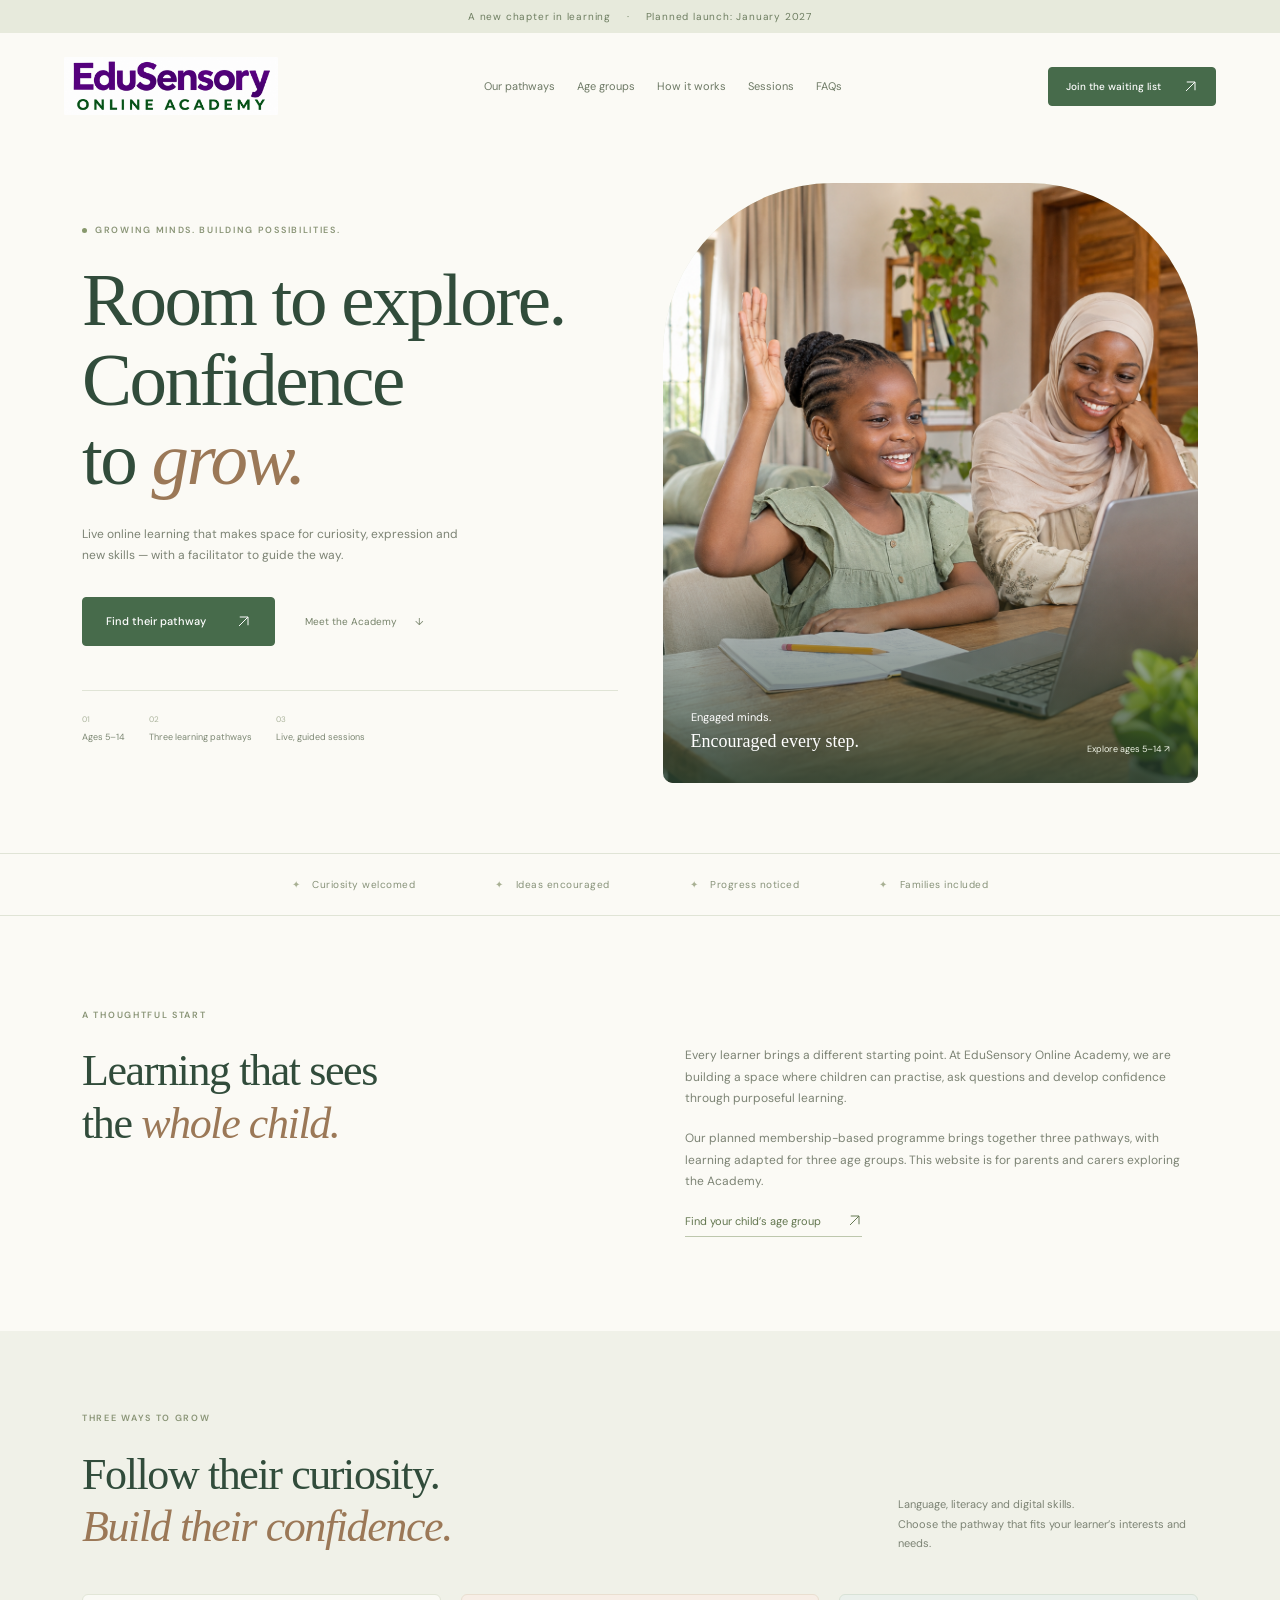
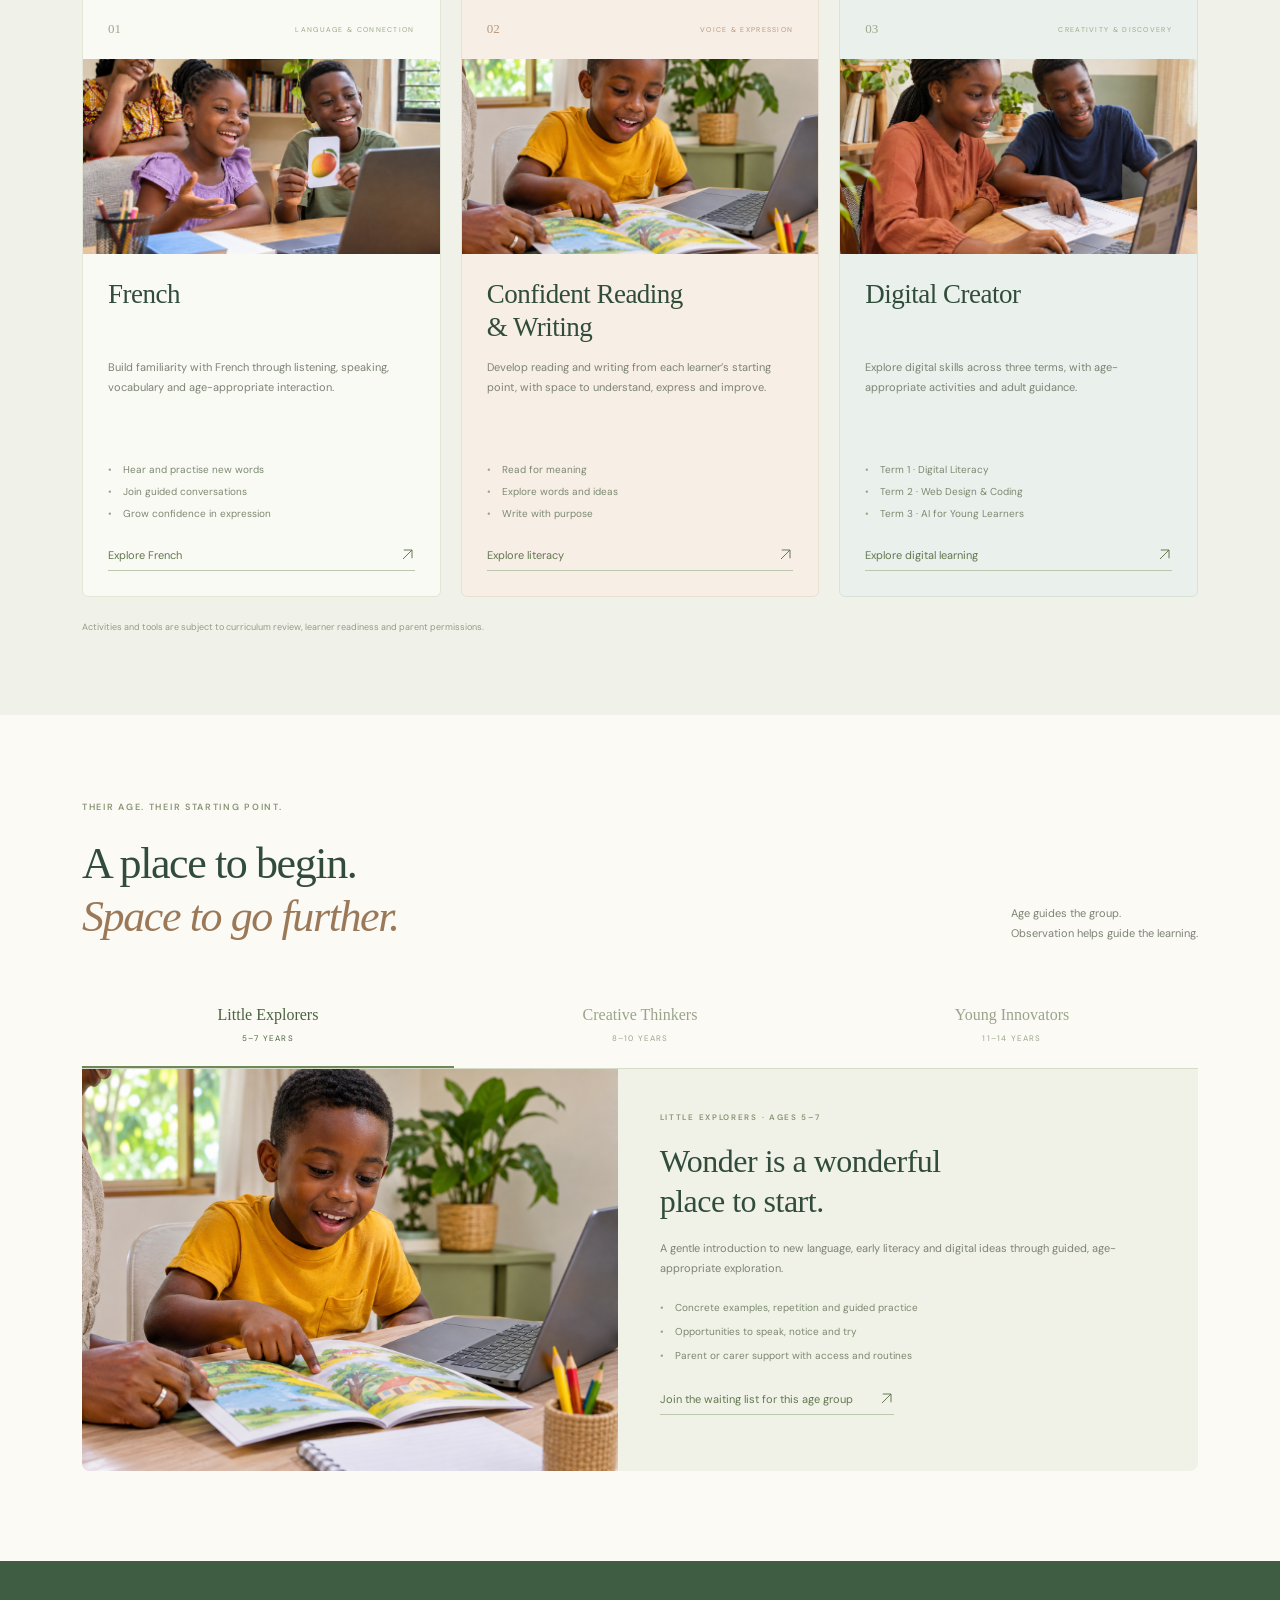
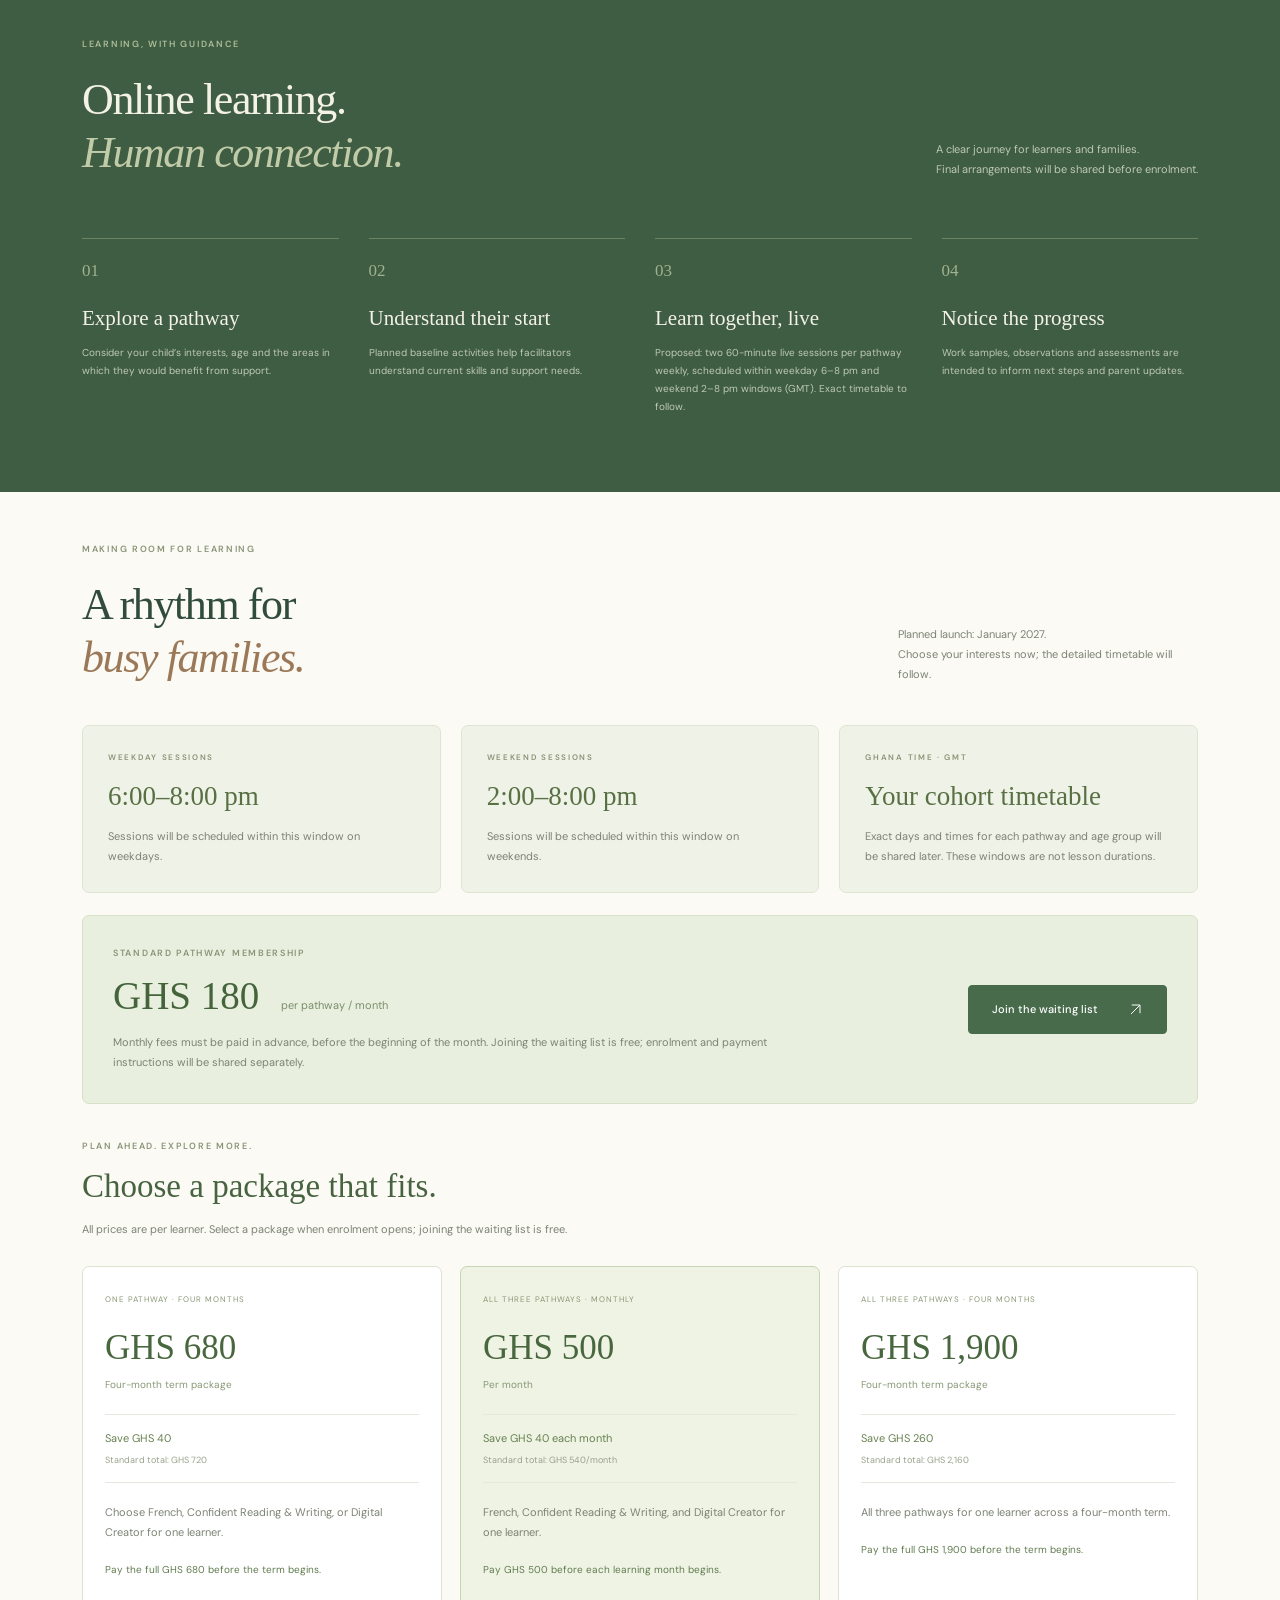
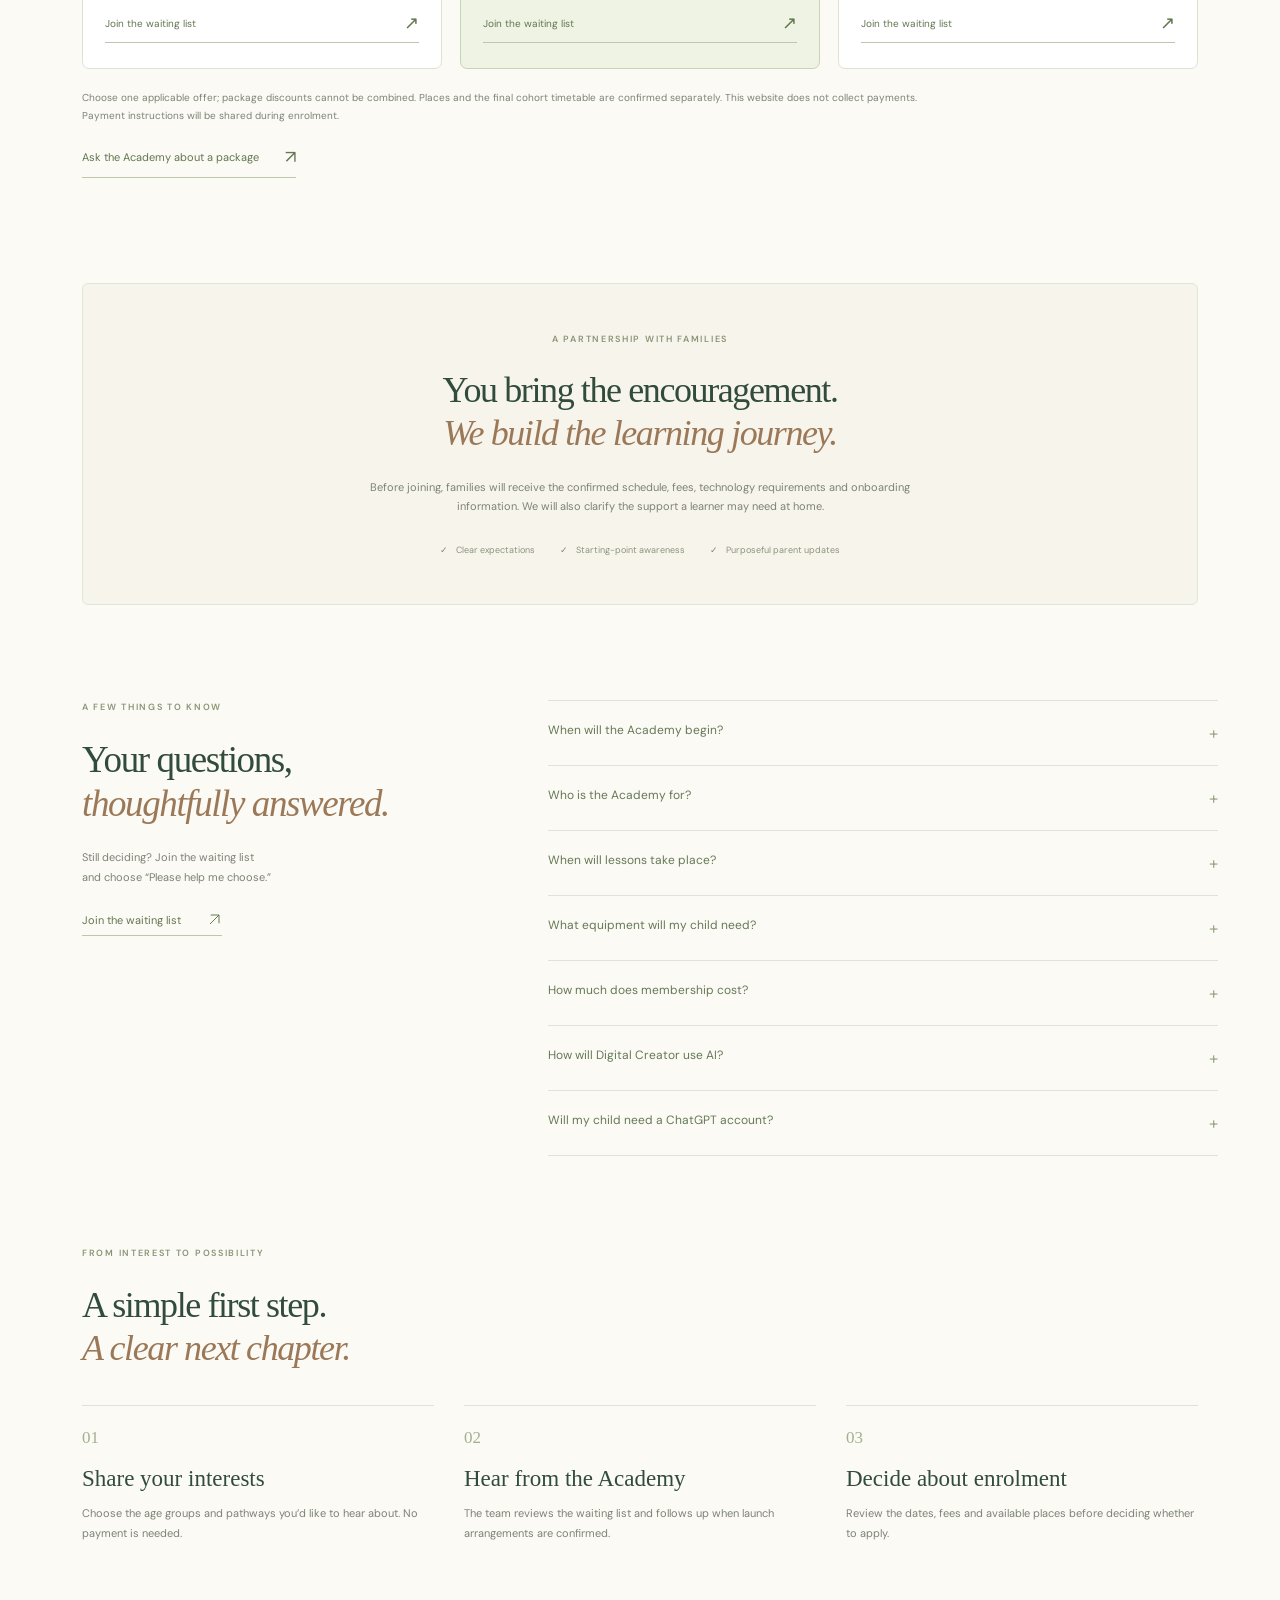
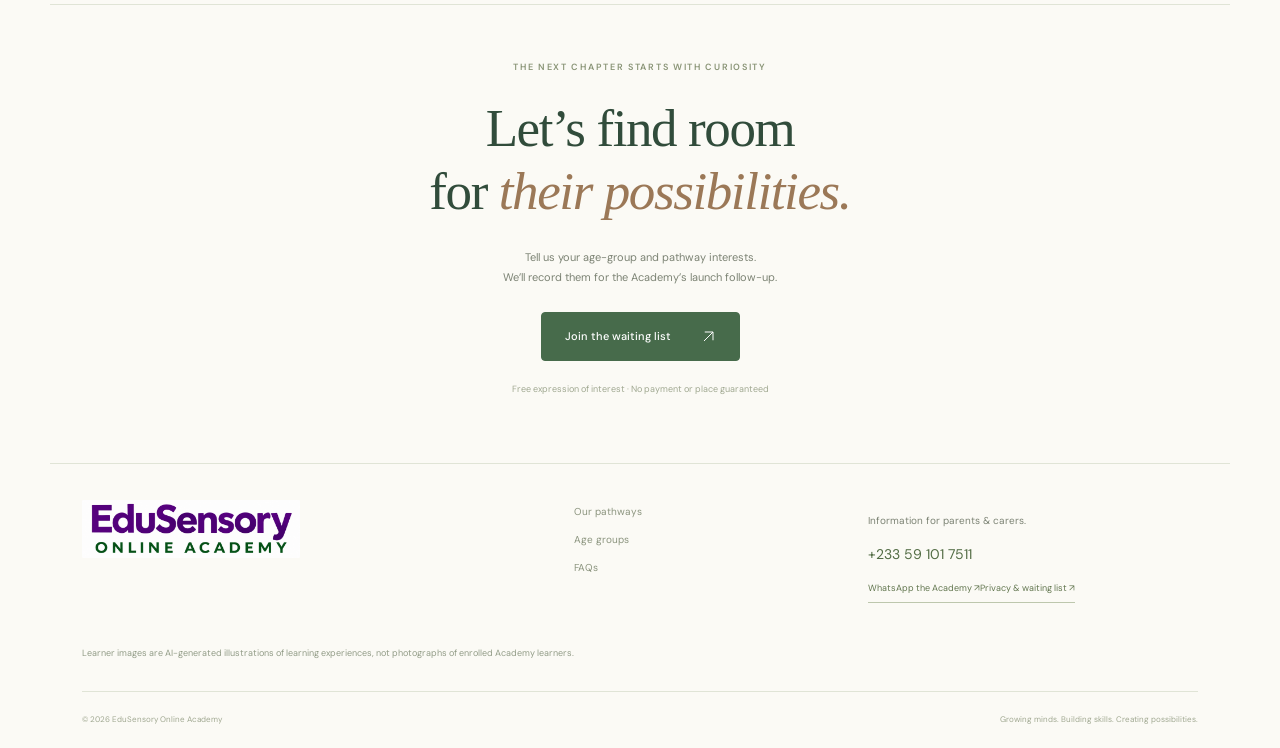
<file: index.html>
<!DOCTYPE html>

<html lang="en"><head><meta charset="utf-8"/><meta content="width=device-width, initial-scale=1" name="viewport"/>
<title>EduSensory Online Academy · Room to explore. Confidence to grow.</title>
<meta content="Live online learning for ages 5–14. Explore French, Reading &amp; Writing and Digital Creator. Join the parent waiting list for the planned January 2027 launch." name="description"/>
<meta content="#385a45" name="theme-color"/><link href="favicon.svg" rel="icon"/><link href="style.css" rel="stylesheet"/></head>
<body>
<a class="skip" data-cms="t001" href="#main">Skip to content</a>
<div class="topnote">A new chapter in learning <span>·</span> Planned launch: January 2027</div>
<header><a aria-label="EduSensory Online Academy home" class="brand" href="#home"><span class="wordmark-frame"><img alt="EduSensory Online Academy" height="1024" src="edusensory-online-academy-wordmark.png" width="1536"/></span></a><nav aria-label="Main navigation"><a data-cms="t002" href="#pathways">Our pathways</a><a data-cms="t003" href="#ages">Age groups</a><a data-cms="t004" href="#how">How it works</a><a data-cms="t005" href="#schedule">Sessions</a><a data-cms="t006" href="#questions">FAQs</a></nav><button class="button small enquiry">Join the waiting list <svg aria-hidden="true" fill="none" height="15" viewbox="0 0 20 20" width="15"><path d="M4 16L16 4M5 4H16V15" stroke="currentColor" stroke-width="1.3"></path></svg></button><button aria-expanded="false" aria-label="Open navigation" class="menubtn">☰</button></header>
<main id="main"><section class="hero wrap" id="home"><div class="herocopy"><div class="eyebrow"><span></span>GROWING MINDS. BUILDING POSSIBILITIES.</div><h1>Room to explore.<br/>Confidence<br/>to <em>grow.</em></h1><p data-cms="t007">Live online learning that makes space for curiosity, expression and new skills — with a facilitator to guide the way.</p><div class="heroactions"><a class="button" href="#pathways">Find their pathway <svg aria-hidden="true" fill="none" height="15" viewbox="0 0 20 20" width="15"><path d="M4 16L16 4M5 4H16V15" stroke="currentColor" stroke-width="1.3"></path></svg></a><a class="quiet" href="#how">Meet the Academy <span>↓</span></a></div><div class="herofacts"><span><i>01</i>Ages 5–14</span><span><i>02</i>Three learning pathways</span><span><i>03</i>Live, guided sessions</span></div></div><figure class="heroart photohero"><img alt="Illustrative image of a learner raising her hand during an online lesson, supported by her mother" fetchpriority="high" height="1402" src="images/family-learning.png" width="1122"/><figcaption><span>Engaged minds.<br/><b data-cms="t008">Encouraged every step.</b></span><a data-cms="t009" href="#ages">Explore ages 5–14 ↗</a></figcaption></figure></section>
<div class="valuestrip"><span data-cms="t010">Curiosity welcomed</span><span data-cms="t011">Ideas encouraged</span><span data-cms="t012">Progress noticed</span><span data-cms="t013">Families included</span></div>
<section class="intro wrap" id="about"><div class="eyebrow">A THOUGHTFUL START</div><div class="introlayout"><h2>Learning that sees<br/>the <em>whole child.</em></h2><div><p data-cms="t014">Every learner brings a different starting point. At EduSensory Online Academy, we are building a space where children can practise, ask questions and develop confidence through purposeful learning.</p><p data-cms="t015">Our planned membership-based programme brings together three pathways, with learning adapted for three age groups. This website is for parents and carers exploring the Academy.</p><a class="textlink" href="#ages">Find your child’s age group <svg aria-hidden="true" fill="none" height="15" viewbox="0 0 20 20" width="15"><path d="M4 16L16 4M5 4H16V15" stroke="currentColor" stroke-width="1.3"></path></svg></a></div></div></section>
<section class="pathsection" id="pathways"><div class="wrap"><div class="sectionhead"><div><div class="eyebrow">THREE WAYS TO GROW</div><h2>Follow their curiosity.<br/><em>Build their confidence.</em></h2></div><p>Language, literacy and digital skills.<br/>Choose the pathway that fits your learner’s interests and needs.</p></div><div class="pathgrid"><article class="pathcard french"><div class="pathnum">01 <span data-cms="t016">LANGUAGE &amp; CONNECTION</span></div><img alt="Illustrative image: Learners practising conversation with picture cards during an online activity" class="pathphoto" height="1086" loading="lazy" src="images/creative-thinkers.png" width="1448"/><h3 data-cms="t017">French</h3><p data-cms="t018">Build familiarity with French through listening, speaking, vocabulary and age-appropriate interaction.</p><ul><li data-cms="t019">Hear and practise new words</li><li data-cms="t020">Join guided conversations</li><li data-cms="t021">Grow confidence in expression</li></ul><button class="textlink pathdetail" data-path="French">Explore French <svg aria-hidden="true" fill="none" height="15" viewbox="0 0 20 20" width="15"><path d="M4 16L16 4M5 4H16V15" stroke="currentColor" stroke-width="1.3"></path></svg></button></article><article class="pathcard reading"><div class="pathnum">02 <span data-cms="t022">VOICE &amp; EXPRESSION</span></div><img alt="Illustrative image: A young learner reading a picture book with adult support" class="pathphoto" height="1086" loading="lazy" src="images/little-explorers.png" width="1448"/><h3>Confident Reading<br/>&amp; Writing</h3><p data-cms="t023">Develop reading and writing from each learner’s starting point, with space to understand, express and improve.</p><ul><li data-cms="t024">Read for meaning</li><li data-cms="t025">Explore words and ideas</li><li data-cms="t026">Write with purpose</li></ul><button class="textlink pathdetail" data-path="Confident Reading &amp; Writing">Explore literacy <svg aria-hidden="true" fill="none" height="15" viewbox="0 0 20 20" width="15"><path d="M4 16L16 4M5 4H16V15" stroke="currentColor" stroke-width="1.3"></path></svg></button></article><article class="pathcard digital"><div class="pathnum">03 <span data-cms="t027">CREATIVITY &amp; DISCOVERY</span></div><img alt="Illustrative image: Young learners collaborating on a digital design activity" class="pathphoto" height="1086" loading="lazy" src="images/young-innovators.png" width="1448"/><h3 data-cms="t028">Digital Creator</h3><p data-cms="t029">Explore digital skills across three terms, with age-appropriate activities and adult guidance.</p><ul><li data-cms="t030">Term 1 · Digital Literacy</li><li data-cms="t031">Term 2 · Web Design &amp; Coding</li><li data-cms="t032">Term 3 · AI for Young Learners</li></ul><button class="textlink pathdetail" data-path="Digital Creator">Explore digital learning <svg aria-hidden="true" fill="none" height="15" viewbox="0 0 20 20" width="15"><path d="M4 16L16 4M5 4H16V15" stroke="currentColor" stroke-width="1.3"></path></svg></button></article></div><p class="sectionnote" data-cms="t033">Activities and tools are subject to curriculum review, learner readiness and parent permissions.</p></div></section>
<section class="ages wrap" id="ages"><div class="sectionhead"><div><div class="eyebrow">THEIR AGE. THEIR STARTING POINT.</div><h2>A place to begin.<br/><em>Space to go further.</em></h2></div><p>Age guides the group.<br/>Observation helps guide the learning.</p></div><div aria-label="Age groups" class="agetabs" role="tablist"><button aria-controls="agepanel" aria-selected="true" data-age="0" id="age0" role="tab">Little Explorers <small data-cms="t034">5–7 YEARS</small></button><button aria-controls="agepanel" aria-selected="false" data-age="1" id="age1" role="tab" tabindex="-1">Creative Thinkers <small data-cms="t035">8–10 YEARS</small></button><button aria-controls="agepanel" aria-selected="false" data-age="2" id="age2" role="tab" tabindex="-1">Young Innovators <small data-cms="t036">11–14 YEARS</small></button></div><div aria-labelledby="age0" class="agepanel" id="agepanel" role="tabpanel"><div class="ageart agephoto"><img alt="Illustrative image of a young learner exploring a storybook during an online lesson" height="1086" id="agephoto" loading="lazy" src="images/little-explorers.png" width="1448"/></div><div class="agecopy"><div class="eyebrow" id="ageeyebrow">LITTLE EXPLORERS · AGES 5–7</div><h3 id="ageheading">Wonder is a wonderful<br/>place to start.</h3><p data-cms="t037" id="agedescription">A gentle introduction to new language, early literacy and digital ideas through guided, age-appropriate exploration.</p><ul id="agepoints"><li data-cms="t038">Concrete examples, repetition and guided practice</li><li data-cms="t039">Opportunities to speak, notice and try</li><li data-cms="t040">Parent or carer support with access and routines</li></ul><button class="textlink enquiry">Join the waiting list for this age group <svg aria-hidden="true" fill="none" height="15" viewbox="0 0 20 20" width="15"><path d="M4 16L16 4M5 4H16V15" stroke="currentColor" stroke-width="1.3"></path></svg></button></div></div></section>
<section class="how" id="how"><div class="wrap"><div class="eyebrow">LEARNING, WITH GUIDANCE</div><div class="sectionhead"><h2>Online learning.<br/><em>Human connection.</em></h2><p>A clear journey for learners and families.<br/>Final arrangements will be shared before enrolment.</p></div><div class="steps"><article><span>01</span><h3 data-cms="t041">Explore a pathway</h3><p data-cms="t042">Consider your child’s interests, age and the areas in which they would benefit from support.</p></article><article><span>02</span><h3 data-cms="t043">Understand their start</h3><p data-cms="t044">Planned baseline activities help facilitators understand current skills and support needs.</p></article><article><span>03</span><h3 data-cms="t045">Learn together, live</h3><p data-cms="t046">Proposed: two 60-minute live sessions per pathway weekly, scheduled within weekday 6–8 pm and weekend 2–8 pm windows (GMT). Exact timetable to follow.</p></article><article><span>04</span><h3 data-cms="t047">Notice the progress</h3><p data-cms="t048">Work samples, observations and assessments are intended to inform next steps and parent updates.</p></article></div></div></section>
<section class="launchinfo wrap" id="schedule"><div class="sectionhead"><div><div class="eyebrow">MAKING ROOM FOR LEARNING</div><h2>A rhythm for<br/><em>busy families.</em></h2></div><p>Planned launch: January 2027.<br/>Choose your interests now; the detailed timetable will follow.</p></div><div class="launchinfogrid"><article><div class="eyebrow">WEEKDAY SESSIONS</div><h3 data-cms="t049">6:00–8:00 pm</h3><p data-cms="t050">Sessions will be scheduled within this window on weekdays.</p></article><article><div class="eyebrow">WEEKEND SESSIONS</div><h3 data-cms="t051">2:00–8:00 pm</h3><p data-cms="t052">Sessions will be scheduled within this window on weekends.</p></article><article><div class="eyebrow">GHANA TIME · GMT</div><h3 data-cms="t053">Your cohort timetable</h3><p data-cms="t054">Exact days and times for each pathway and age group will be shared later. These windows are not lesson durations.</p></article></div><div class="monthlyprice"><div><div class="eyebrow">STANDARD PATHWAY MEMBERSHIP</div><h3>GHS 180 <span data-cms="t055">per pathway / month</span></h3><p data-cms="t056">Monthly fees must be paid in advance, before the beginning of the month. Joining the waiting list is free; enrolment and payment instructions will be shared separately.</p></div><button class="button enquiry">Join the waiting list <svg aria-hidden="true" fill="none" height="15" viewbox="0 0 20 20" width="15"><path d="M4 16L16 4M5 4H16V15" stroke="currentColor" stroke-width="1.3"></path></svg></button></div><section aria-labelledby="packages-heading" class="approvedpackages"><div class="eyebrow">PLAN AHEAD. EXPLORE MORE.</div><h3 data-cms="t057" id="packages-heading">Choose a package that fits.</h3><p class="packageintro" data-cms="t058">All prices are per learner. Select a package when enrolment opens; joining the waiting list is free.</p><div class="packagegrid"><article><div class="packagelabel">ONE PATHWAY · FOUR MONTHS</div><h4 data-cms="t059">GHS 680</h4><p class="packageterm" data-cms="t060">Four-month term package</p><div class="packagesaving">Save GHS 40 <span data-cms="t061">Standard total: GHS 720</span></div><p data-cms="t062">Choose French, Confident Reading &amp; Writing, or Digital Creator for one learner.</p><p class="packagepayment" data-cms="t063">Pay the full GHS 680 before the term begins.</p><button class="textlink enquiry">Join the waiting list <span aria-hidden="true">↗</span></button></article><article class="packagefeatured"><div class="packagelabel">ALL THREE PATHWAYS · MONTHLY</div><h4 data-cms="t064">GHS 500</h4><p class="packageterm" data-cms="t065">Per month</p><div class="packagesaving">Save GHS 40 each month <span data-cms="t066">Standard total: GHS 540/month</span></div><p data-cms="t067">French, Confident Reading &amp; Writing, and Digital Creator for one learner.</p><p class="packagepayment" data-cms="t068">Pay GHS 500 before each learning month begins.</p><button class="textlink enquiry">Join the waiting list <span aria-hidden="true">↗</span></button></article><article><div class="packagelabel">ALL THREE PATHWAYS · FOUR MONTHS</div><h4 data-cms="t069">GHS 1,900</h4><p class="packageterm" data-cms="t070">Four-month term package</p><div class="packagesaving">Save GHS 260 <span data-cms="t071">Standard total: GHS 2,160</span></div><p data-cms="t072">All three pathways for one learner across a four-month term.</p><p class="packagepayment" data-cms="t073">Pay the full GHS 1,900 before the term begins.</p><button class="textlink enquiry">Join the waiting list <span aria-hidden="true">↗</span></button></article></div><p class="packageterms" data-cms="t074">Choose one applicable offer; package discounts cannot be combined. Places and the final cohort timetable are confirmed separately. This website does not collect payments. Payment instructions will be shared during enrolment.</p><a class="textlink" href="https://wa.me/233591017511" rel="noopener noreferrer" target="_blank">Ask the Academy about a package <span aria-hidden="true">↗</span></a></section></section><section class="family wrap"><div class="familybox"><div class="eyebrow">A PARTNERSHIP WITH FAMILIES</div><h2>You bring the encouragement.<br/><em>We build the learning journey.</em></h2><p data-cms="t075">Before joining, families will receive the confirmed schedule, fees, technology requirements and onboarding information. We will also clarify the support a learner may need at home.</p><div class="familytags"><span data-cms="t076">Clear expectations</span><span data-cms="t077">Starting-point awareness</span><span data-cms="t078">Purposeful parent updates</span></div></div></section>
<section class="faq wrap" id="questions"><div><div class="eyebrow">A FEW THINGS TO KNOW</div><h2>Your questions,<br/><em>thoughtfully answered.</em></h2><p>Still deciding? Join the waiting list<br/>and choose “Please help me choose.”</p><button class="textlink enquiry">Join the waiting list <svg aria-hidden="true" fill="none" height="15" viewbox="0 0 20 20" width="15"><path d="M4 16L16 4M5 4H16V15" stroke="currentColor" stroke-width="1.3"></path></svg></button></div><div class="faqlist"><details><summary>When will the Academy begin?<span>+</span></summary><p data-cms="t079">January 2027 is the planned launch. Exact start dates, term dates and holidays are awaiting confirmation. December trial lessons and baseline activities are planned, subject to final arrangements.</p></details><details><summary>Who is the Academy for?<span>+</span></summary><p data-cms="t080">The planned programme serves learners aged 5–14 across Little Explorers (5–7), Creative Thinkers (8–10) and Young Innovators (11–14). Parents and carers join the waiting list and manage enrolment. Joining the list is an expression of interest, not a confirmed place.</p></details><details><summary>When will lessons take place?<span>+</span></summary><p data-cms="t081">Sessions will be scheduled within these Ghana time (GMT) windows: weekdays, 6:00–8:00 pm; weekends, 2:00–8:00 pm. These are scheduling windows, not the length of a single lesson. Exact pathway and age-group days and times will be shared later. The proposed format remains two 60-minute live sessions per pathway each week.</p></details><details><summary>What equipment will my child need?<span>+</span></summary><p data-cms="t082">Families will need a suitable device, internet connection and a supportive place to participate. Device, browser and software requirements depend on the pathway and age group and will be confirmed before enrolment. Please wait for guidance before buying equipment or creating tool accounts.</p></details><details><summary>How much does membership cost?<span>+</span></summary><p data-cms="t083">Each pathway costs GHS 180 per learner per month, payable before the month begins. Approved packages are GHS 680 for one pathway over a four-month term; GHS 500 per month for all three pathways; or GHS 1,900 for all three over a four-month term. Four-month packages are paid in full before the term begins. Offers are per learner and cannot be combined. Joining the waiting list is free and does not reserve a place. This site does not collect payments. For enquiries, contact +233 59 101 7511.</p></details><details><summary>How will Digital Creator use AI?<span>+</span></summary><p data-cms="t084">AI for Young Learners is the planned Term 3 focus. Activities, tools, account requirements and permissions are subject to academic and safeguarding review. Children will not be asked through this site to create AI accounts. Tool age rules and parent permissions must be checked before use.</p></details><details><summary>Will my child need a ChatGPT account?<span>+</span></summary><p data-cms="t085">This information website is for parents and carers. It does not provide a child login or teaching platform. Confirmed joining instructions for live lessons and any approved tools will be provided separately.</p></details></div></section>
<section class="interestprocess wrap" id="waiting-list-process"><div class="eyebrow">FROM INTEREST TO POSSIBILITY</div><h2>A simple first step.<br/><em>A clear next chapter.</em></h2><div class="intereststeps"><article><span>01</span><h3 data-cms="t086">Share your interests</h3><p data-cms="t087">Choose the age groups and pathways you’d like to hear about. No payment is needed.</p></article><article><span>02</span><h3 data-cms="t088">Hear from the Academy</h3><p data-cms="t089">The team reviews the waiting list and follows up when launch arrangements are confirmed.</p></article><article><span>03</span><h3 data-cms="t090">Decide about enrolment</h3><p data-cms="t091">Review the dates, fees and available places before deciding whether to apply.</p></article></div></section><section class="closing wrap" id="enquiry"><div class="eyebrow">THE NEXT CHAPTER STARTS WITH CURIOSITY</div><h2>Let’s find room<br/>for <em>their possibilities.</em></h2><p>Tell us your age-group and pathway interests.<br/>We’ll record them for the Academy’s launch follow-up.</p><button class="button enquiry">Join the waiting list <svg aria-hidden="true" fill="none" height="15" viewbox="0 0 20 20" width="15"><path d="M4 16L16 4M5 4H16V15" stroke="currentColor" stroke-width="1.3"></path></svg></button><small data-cms="t092">Free expression of interest · No payment or place guaranteed</small></section>
</main><footer class="wrap"><div><a class="brand" href="#home"><span class="wordmark-frame"><img alt="EduSensory Online Academy" height="1024" src="edusensory-online-academy-wordmark.png" width="1536"/></span></a></div><div><a data-cms="t093" href="#pathways">Our pathways</a><a data-cms="t094" href="#ages">Age groups</a><a data-cms="t095" href="#questions">FAQs</a></div><div><p data-cms="t096">Information for parents &amp; carers.</p><p><a class="officialcontact" data-cms="t097" href="tel:+233591017511">+233 59 101 7511</a></p><a class="textlink" data-cms="t098" href="https://wa.me/233591017511" rel="noopener noreferrer" target="_blank">WhatsApp the Academy ↗</a><button class="textlink" data-cms="t099" id="privacybtn">Privacy &amp; waiting list ↗</button></div><p class="imagery-note" data-cms="t100">Learner images are AI-generated illustrations of learning experiences, not photographs of enrolled Academy learners.</p><div class="copyright">© 2026 EduSensory Online Academy <span data-cms="t101">Growing minds. Building skills. Creating possibilities.</span></div></footer>
<dialog aria-labelledby="waitlist-heading" id="enquirydialog"><form method="dialog"><button aria-label="Close waiting list" class="dialogclose">×</button></form><div id="waitlist-entry"><div class="eyebrow">LET’S STAY CONNECTED</div><h2 id="waitlist-heading">A place on our<br/><em>waiting list.</em></h2><p data-cms="t102">Tell us a little about your interests. Joining is free and does not confirm enrolment, fees or a place.</p><form id="waitlist-form"><div class="waitfields"><label for="parent-name">Parent / carer name <span aria-hidden="true">*</span></label><input autocomplete="name" id="parent-name" maxlength="100" minlength="2" name="parentName" required=""/><label for="parent-email">Parent / carer email <span aria-hidden="true">*</span></label><input autocomplete="email" id="parent-email" maxlength="254" name="email" required="" type="email"/><div class="twofields"><div><label for="parent-phone">WhatsApp number <small data-cms="t103">(optional)</small></label><input autocomplete="tel" id="parent-phone" maxlength="30" name="phone" placeholder="Include country code, e.g. +233" type="tel"/></div><div><label for="parent-country">Country <small data-cms="t104">(optional)</small></label><input autocomplete="country-name" id="parent-country" maxlength="80" name="country"/></div></div><fieldset><legend>Age groups of interest <span aria-hidden="true">*</span></legend><small data-cms="t105">Select all that apply. Please do not enter a child’s name or date of birth.</small><label class="checkrow"><input name="ageGroups" type="checkbox" value="Little Explorers (5–7)"/>Little Explorers <span data-cms="t106">5–7</span></label><label class="checkrow"><input name="ageGroups" type="checkbox" value="Creative Thinkers (8–10)"/>Creative Thinkers <span data-cms="t107">8–10</span></label><label class="checkrow"><input name="ageGroups" type="checkbox" value="Young Innovators (11–14)"/>Young Innovators <span data-cms="t108">11–14</span></label></fieldset><fieldset><legend>Pathways of interest <span aria-hidden="true">*</span></legend><small data-cms="t109">Select one or more.</small><label class="checkrow"><input name="pathways" type="checkbox" value="French"/>French</label><label class="checkrow"><input name="pathways" type="checkbox" value="Confident Reading &amp; Writing"/>Confident Reading &amp; Writing</label><label class="checkrow"><input name="pathways" type="checkbox" value="Digital Creator"/>Digital Creator</label><label class="checkrow"><input name="pathways" type="checkbox" value="Please help me choose"/>Please help me choose</label></fieldset><label data-cms="t110" for="contact-method">Preferred contact method</label><select id="contact-method" name="contactMethod"><option>Email</option><option>WhatsApp</option></select><div aria-hidden="true" class="honeypot"><label data-cms="t111" for="website-field">Website</label><input autocomplete="off" id="website-field" name="website" tabindex="-1"/></div><div class="consentbox"><label class="checkrow consent"><input name="adult" required="" type="checkbox"/>I confirm I am a parent/carer aged 18 or over.</label><label class="checkrow consent"><input name="consent" required="" type="checkbox"/>I agree that EduSensory may store these details and contact me about my waiting-list interest, Academy launch and enrolment arrangements.</label><p>This is an interest list only. We do not ask for children’s names, dates of birth, health details or payment information. <button class="inlineprivacy" data-cms="t112" type="button">Read the waiting-list privacy notice</button>.</p></div></div><p class="formerror" id="waitlist-error" role="alert"></p><button class="button" data-cms="t113" disabled="" id="waitlist-submit" type="submit">Preparing form…</button><p class="waitlist-footnote">Your interest will be saved to the Academy’s private waiting list. No email or WhatsApp message is sent automatically. Questions? Contact <a data-cms="t114" href="tel:+233591017511">+233 59 101 7511</a>.</p></form></div><section aria-live="polite" hidden="" id="waitlist-success" tabindex="-1"><div aria-hidden="true" class="successmark">✓</div><div class="eyebrow">INTEREST RECORDED</div><h2>Thank you for<br/><em>growing with us.</em></h2><p data-cms="t115">Your waiting-list interest has been recorded. Joining the list does not reserve a place or enrol a learner.</p><ol class="nextsteps"><li><b data-cms="t116">We review your interests.</b><span data-cms="t117">The Academy team can match age groups and pathways to its launch planning.</span></li><li><b data-cms="t118">We follow up when details are ready.</b><span data-cms="t119">Confirmed dates, fees, availability and joining arrangements will be shared separately.</span></li><li><b data-cms="t120">You decide whether to apply.</b><span data-cms="t121">There is no payment or commitment at this stage.</span></li></ol><p class="waitlist-footnote" data-cms="t122">No automated email or WhatsApp message has been sent.</p><button class="button" data-cms="t123" id="waitlist-done">Back to exploring</button></section></dialog>
<dialog id="pathdialog"><form method="dialog"><button aria-label="Close pathway details" class="dialogclose">×</button></form><div class="eyebrow">EXPLORE THE PATHWAY</div><h2 id="pathtitle"></h2><p id="pathintro"></p><div aria-label="Digital Creator terms" class="termtabs" id="termcontrols" role="tablist"><button aria-selected="true" data-cms="t124" data-term="0" role="tab">Term 1</button><button aria-selected="false" data-cms="t125" data-term="1" role="tab">Term 2</button><button aria-selected="false" data-cms="t126" data-term="2" role="tab">Term 3</button></div><div class="pathfocus"><h3 id="focusheading"></h3><p id="focusdescription"></p></div><p class="sectionnote" data-cms="t127">These examples illustrate the intended direction. Final activities depend on curriculum approval and learner readiness.</p><button class="button" id="pathenquiry">Join the waiting list <svg aria-hidden="true" fill="none" height="15" viewbox="0 0 20 20" width="15"><path d="M4 16L16 4M5 4H16V15" stroke="currentColor" stroke-width="1.3"></path></svg></button></dialog>
<dialog aria-labelledby="privacy-heading" id="privacydialog"><form method="dialog"><button aria-label="Close privacy information" class="dialogclose">×</button></form><div class="eyebrow">YOUR INTEREST. YOUR INFORMATION.</div><h2 data-cms="t128" id="privacy-heading">Waiting-list privacy.</h2><p data-cms="t129">This site is for parents and carers aged 18+. EduSensory stores the parent/carer name, email, optional phone and country, age-group and pathway interests, preferred contact method and a record of consent submitted through the waiting-list form.</p><p data-cms="t130">The Academy team uses these details to manage the interest list and follow up about launch and enrolment arrangements. Joining is optional and does not create a learner account, confirm a place or authorise payment. Please do not submit children’s names, dates of birth or sensitive personal information.</p><p>Entries are visible only to the authorised Academy administrator. No email or WhatsApp message is sent automatically. For waiting-list questions, corrections or withdrawal, contact the Academy on <a data-cms="t131" href="tel:+233591017511">+233 59 101 7511</a> or <a data-cms="t132" href="https://wa.me/233591017511" rel="noopener noreferrer" target="_blank">WhatsApp</a>. The waiting-list retention period is awaiting approval before this review site opens publicly.</p><p data-cms="t133">The site uses technical checks to limit automated submissions. A short-lived hashed network identifier may be used for abuse prevention; raw network addresses are not stored in the waiting list. The hosting provider may process technical access information under its own terms. No advertising trackers have been added by EduSensory.</p></dialog>
<script src="app.js"></script><script src="cms.js"></script></body></html>
</file>
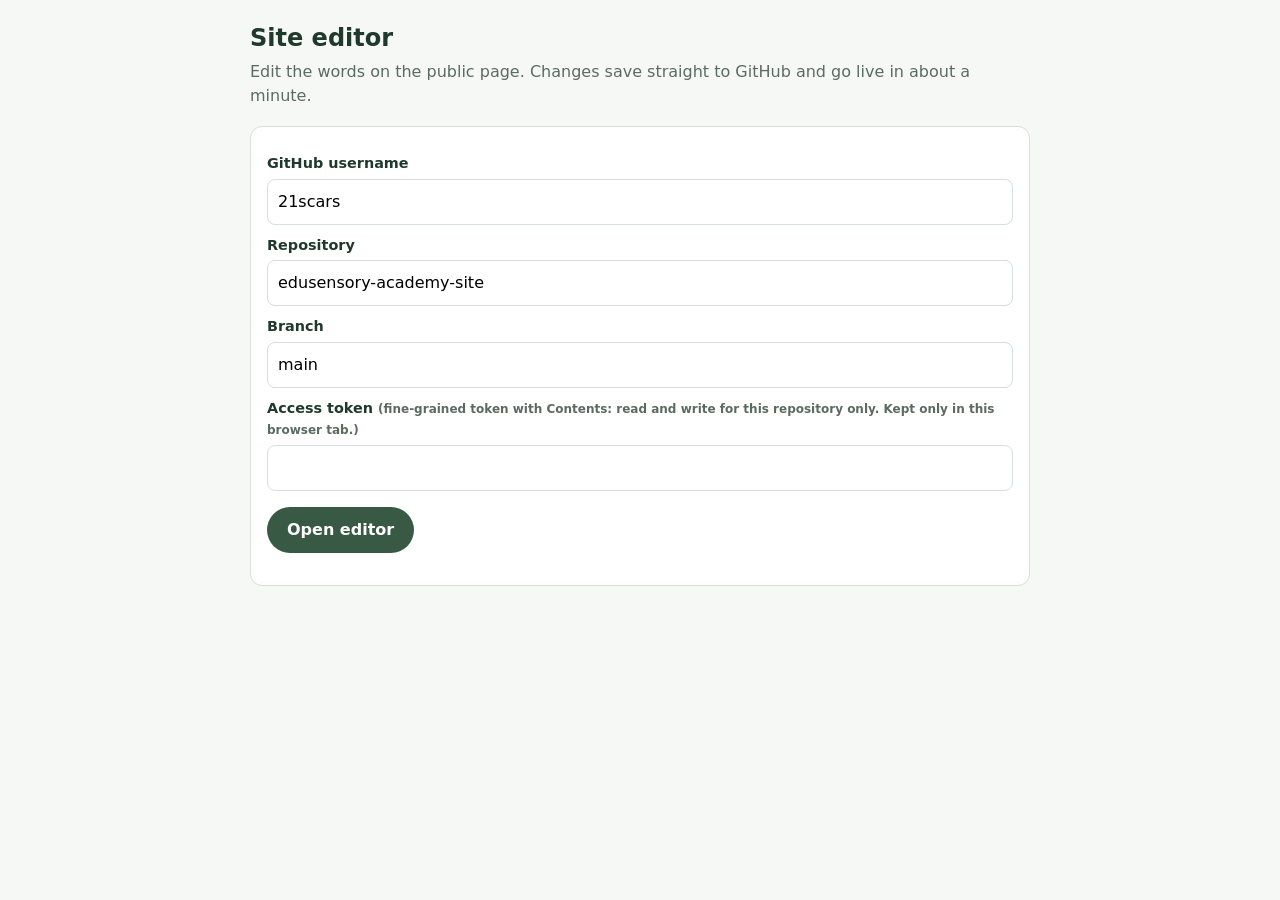
<file: admin/index.html>
<!DOCTYPE html>
<html lang="en"><head><meta charset="utf-8"><meta name="viewport" content="width=device-width, initial-scale=1">
<meta name="robots" content="noindex,nofollow"><title>Site editor · EduSensory Online Academy</title>
<style>
:root{--ink:#1f3a2c;--green:#385a45;--line:#d6dfd8;--bg:#f6f8f5}
*{box-sizing:border-box}body{margin:0;font:16px/1.5 system-ui,sans-serif;background:var(--bg);color:var(--ink)}
.w{max-width:820px;margin:0 auto;padding:20px}
h1{font-size:1.5rem;margin:0 0 4px}.sub{color:#5b6b61;margin:0 0 18px}
.card{background:#fff;border:1px solid var(--line);border-radius:12px;padding:16px;margin-bottom:14px}
label{display:block;font-weight:600;font-size:.9rem;margin:10px 0 4px}
input,textarea{width:100%;padding:10px;border:1px solid var(--line);border-radius:8px;font:inherit}
textarea{min-height:44px;resize:vertical}
button{background:var(--green);color:#fff;border:0;border-radius:999px;padding:11px 20px;font:inherit;font-weight:700;cursor:pointer}
button.sec{background:#fff;color:var(--ink);border:1px solid var(--ink)}
.bar{position:sticky;top:0;background:var(--bg);padding:10px 0;display:flex;gap:10px;flex-wrap:wrap;align-items:center;z-index:2}
.bar input{flex:1;min-width:160px}
.sec-t{font-size:.8rem;text-transform:uppercase;letter-spacing:.08em;color:var(--green);margin:22px 0 6px;font-weight:800}
.chg textarea{border-color:#e0a800;background:#fffbea}
#msg{font-weight:600}.err{color:#b3261e}.ok{color:#1a7f37}small{color:#5b6b61}
</style></head><body><div class="w">
<h1>Site editor</h1><p class="sub">Edit the words on the public page. Changes save straight to GitHub and go live in about a minute.</p>
<div id="login" class="card">
<label>GitHub username</label><input id="owner" value="21scars">
<label>Repository</label><input id="repo" value="edusensory-academy-site">
<label>Branch</label><input id="branch" value="main">
<label>Access token <small>(fine-grained token with Contents: read and write for this repository only. Kept only in this browser tab.)</small></label>
<input id="token" type="password" autocomplete="off">
<p><button id="go">Open editor</button></p><p id="msg"></p></div>
<div id="ed" hidden>
<div class="bar"><input id="q" placeholder="Search text…"><button id="save">Save changes</button><button class="sec" id="out">Sign out</button></div>
<p id="msg2"></p><div id="list"></div></div>
</div>
<script>
var $=function(i){return document.getElementById(i)},cfg={},data=null,sha=null,orig={};
function b64d(s){return decodeURIComponent(escape(atob(s.replace(/\n/g,''))))}
function b64e(s){return btoa(unescape(encodeURIComponent(s)))}
function api(p,o){o=o||{};o.headers=Object.assign({Authorization:'Bearer '+cfg.token,Accept:'application/vnd.github+json'},o.headers||{});
 return fetch('https://api.github.com/repos/'+cfg.owner+'/'+cfg.repo+'/contents/'+p,o)}
function say(id,t,c){var e=$(id);e.textContent=t;e.className=c||''}
async function load(){
 var r=await api('content.json?ref='+encodeURIComponent(cfg.branch));
 if(!r.ok)throw new Error(r.status==401||r.status==403?'Token not accepted for this repository.':r.status==404?'content.json not found. Check the repository and branch.':'GitHub error '+r.status);
 var j=await r.json();sha=j.sha;data=JSON.parse(b64d(j.content));orig={};
 data.fields.forEach(function(f){orig[f.key]=f.value});render()}
function render(){
 var l=$('list');l.innerHTML='';var last='';
 data.fields.forEach(function(f){
  if(f.section!==last){last=f.section;var h=document.createElement('div');h.className='sec-t';h.textContent=f.section;l.appendChild(h)}
  var d=document.createElement('div');d.className='card';d.dataset.k=f.key;d.dataset.s=f.value.toLowerCase();
  var t=document.createElement('textarea');t.value=f.value;t.rows=f.value.length>90?3:1;
  t.oninput=function(){f.value=t.value;d.classList.toggle('chg',f.value!==orig[f.key]);d.dataset.s=f.value.toLowerCase()};
  d.appendChild(t);l.appendChild(d)})}
$('q').oninput=function(){var q=this.value.toLowerCase();document.querySelectorAll('#list .card').forEach(function(c){c.hidden=q&&c.dataset.s.indexOf(q)<0})};
$('go').onclick=async function(){
 cfg={owner:$('owner').value.trim(),repo:$('repo').value.trim(),branch:$('branch').value.trim(),token:$('token').value.trim()};
 if(!cfg.token){say('msg','Paste your access token first.','err');return}
 say('msg','Opening…');
 try{await load();sessionStorage.setItem('cms',JSON.stringify(cfg));$('login').hidden=true;$('ed').hidden=false}catch(e){say('msg',e.message,'err')}};
$('save').onclick=async function(){
 var n=data.fields.filter(function(f){return f.value!==orig[f.key]}).length;
 if(!n){say('msg2','No changes to save.');return}
 say('msg2','Saving…');
 var r=await api('content.json',{method:'PUT',body:JSON.stringify({message:'Update site text ('+n+' changes)',branch:cfg.branch,sha:sha,content:b64e(JSON.stringify(data,null,1))})});
 if(r.ok){var j=await r.json();sha=j.content.sha;data.fields.forEach(function(f){orig[f.key]=f.value});document.querySelectorAll('.chg').forEach(function(c){c.classList.remove('chg')});say('msg2','Saved. The live site updates in about a minute.','ok')}
 else say('msg2',r.status==409?'Someone else changed the file. Reload and try again.':'Save failed ('+r.status+').','err')};
$('out').onclick=function(){sessionStorage.removeItem('cms');location.reload()};
(function(){var s=sessionStorage.getItem('cms');if(s){cfg=JSON.parse(s);load().then(function(){$('login').hidden=true;$('ed').hidden=false}).catch(function(){})}})();
</script></body></html>
</file>
<file: style.css>
@import url('https://fonts.googleapis.com/css2?family=DM+Sans:wght@400;500;600;700&display=swap');
:root{--ink:#314c3b;--green:#476b4b;--sage:#dfe6d2;--paper:#fbfaf5;--muted:#7c8374;--line:#e0e4d6;--clay:#ae785d}*{box-sizing:border-box}html{scroll-behavior:smooth;scroll-padding-top:105px}body{margin:0;background:var(--paper);color:var(--ink);font:14px 'DM Sans',Calibri,Arial,sans-serif}button,input,textarea,select{font:inherit}button,a{-webkit-tap-highlight-color:transparent}a{color:inherit;text-decoration:none}button{cursor:pointer;color:inherit}button:focus-visible,a:focus-visible,summary:focus-visible,input:focus-visible,textarea:focus-visible,select:focus-visible{outline:3px solid #b18b62;outline-offset:5px}.skip{position:absolute;top:-100px;background:white;padding:15px;z-index:50}.skip:focus{top:0}h1,h2,h3,p{margin:0}p{line-height:1.8;color:var(--muted)}h1,h2{font-family:Georgia,serif;font-weight:400;letter-spacing:-1.4px}h1 em,h2 em{font-weight:400;color:#9b7857}h2{font-size:44px;line-height:1.2}h3{font-weight:500}ul{padding:0;list-style:none}li{line-height:1.7}li:before{content:'•';color:#99a383;margin-right:11px}.wrap{max-width:1180px;margin:0 auto;padding-left:32px;padding-right:32px}.topnote{text-align:center;background:#e7eadc;padding:10px;color:#6d7d60;font-size:10px;letter-spacing:.8px}.topnote span{margin:0 12px}header{max-width:1380px;margin:auto;padding:24px 64px;display:flex;align-items:center;justify-content:space-between;gap:25px}.brand{display:flex;align-items:center;gap:10px;font-family:Georgia,serif;font-size:24px;letter-spacing:-.5px;font-weight:600}.brand svg{width:35px;height:40px}.brand small{display:block;font-family:'DM Sans',sans-serif;font-size:8px;letter-spacing:2.7px;margin-top:5px;font-weight:500}nav{display:flex;gap:30px;font-size:11px;color:#6d7965}nav a:hover{color:var(--ink)}.button{background:var(--green);color:#fff;padding:16px 23px;border:1px solid var(--green);border-radius:4px;display:inline-flex;align-items:center;gap:30px;font-size:11px;font-weight:500;transition:background .2s}.button:hover{background:#35533b}.button span{font-size:18px}.button.small{padding:11px 17px;font-size:10px;gap:22px}.menubtn{display:none;background:none;border:0;font-size:22px}.hero{display:grid;grid-template-columns:1fr 1fr;gap:45px;padding-top:44px;padding-bottom:70px;align-items:center}.eyebrow{font-size:9px;letter-spacing:1.7px;line-height:1.7;color:#899476;font-weight:600;margin-bottom:22px}.herocopy>.eyebrow{display:flex;align-items:center;gap:8px}.eyebrow>span{width:5px;height:5px;border-radius:100%;background:#87986c}h1{font-size:75px;line-height:1.06;letter-spacing:-2.5px}.herocopy>p{max-width:380px;margin-top:25px;font-size:12px}.heroactions{display:flex;gap:30px;align-items:center;margin-top:30px}.quiet{font-size:10px;display:inline-flex;gap:18px;color:#758269}.herofacts{margin-top:44px;padding-top:23px;border-top:1px solid var(--line);display:flex;gap:24px;font-size:9px;color:#7c8773}.herofacts span{display:flex;flex-direction:column;gap:7px}.herofacts i{font-style:normal;font-size:8px;color:#adb59e}.heroart{background:#edf0e3;position:relative;border-radius:210px 210px 9px 9px;height:570px;overflow:hidden}.garden{position:absolute;inset:0;width:100%;height:100%;padding-top:20px}.artlabel{position:absolute;top:37px;left:0;right:0;text-align:center;font-size:8px;letter-spacing:2px;line-height:1.9;color:#879677;z-index:1}.artbottom{position:absolute;bottom:24px;left:25px;right:25px;display:flex;align-items:center;justify-content:space-between;font-size:10px;line-height:1.8;color:#8a977c}.artbottom b{font-weight:400;color:#607452}.roundseal{font-size:7px;letter-spacing:1px;border:1px solid #c5cfb5;border-radius:50%;width:64px;height:64px;display:grid;align-content:center;text-align:center;transform:rotate(12deg)}.valuestrip{display:flex;justify-content:center;gap:80px;padding:24px 20px;border-top:1px solid var(--line);border-bottom:1px solid var(--line);color:#879279;font-size:10px;letter-spacing:.5px}.valuestrip span:before{content:'✦';font-size:10px;margin-right:12px;color:#a8b093}.intro{padding-top:92px;padding-bottom:94px}.introlayout{display:grid;grid-template-columns:1fr 1fr;gap:90px}.introlayout p{font-size:12px;margin-bottom:18px}.textlink{display:inline-flex;justify-content:space-between;align-items:center;gap:26px;padding:0 0 8px;border:0;border-bottom:1px solid #bdc7ad;background:none;color:#62764f;font-size:11px}.textlink span{font-size:18px}.pathsection{background:#f0f1e8;padding:80px 0}.sectionhead{display:flex;justify-content:space-between;align-items:flex-end;gap:45px;margin-bottom:40px}.sectionhead>p{max-width:300px;font-size:11px}.pathgrid{display:grid;grid-template-columns:repeat(3,1fr);gap:20px}.pathcard{padding:26px 25px 25px;border-radius:6px;display:flex;flex-direction:column;background:#fafaf5;border:1px solid #e2e6d7}.pathnum{display:flex;justify-content:space-between;align-items:center;font-size:13px;color:#9ba98a;font-family:Georgia,serif}.pathnum span{font-family:'DM Sans',sans-serif;font-size:7px;letter-spacing:1.3px}.pathsymbol{font-family:Georgia,serif;font-size:42px;padding:38px 0 34px;color:#a8b68f}.pathsymbol span{color:#c0a076;font-style:italic}.reading{background:#f7eee6;border-color:#e9dfd0}.reading .pathsymbol{color:#b99477}.reading .pathnum{color:#b69a80}.digital{background:#eaf0eb;border-color:#d8e2d6}.digital .pathsymbol{color:#8a9c87}.codeicon{letter-spacing:6px}.bookicon{letter-spacing:-3px}.pathcard h3{font-family:Georgia,serif;font-size:27px;font-weight:400;line-height:1.2;min-height:65px;margin-bottom:15px;letter-spacing:-.5px}.pathcard>p{font-size:11px;min-height:83px}.pathcard ul{font-size:10px;color:#7c8970;line-height:1.8;margin:15px 0 25px}.pathcard li{margin-top:5px}.pathcard .textlink{width:100%;margin-top:auto}.sectionnote{font-size:9px;margin-top:22px;color:#939b86}.ages{padding-top:85px;padding-bottom:90px}.agetabs{display:grid;grid-template-columns:repeat(3,1fr);border-bottom:1px solid #d5ddc8}.agetabs button{border:0;border-bottom:2px solid transparent;background:none;padding:23px 15px;font-size:16px;font-family:Georgia,serif;color:#9aa48b}.agetabs button[aria-selected=true]{color:#49633e;border-bottom-color:#708859}.agetabs small{font-family:'DM Sans',sans-serif;font-size:8px;letter-spacing:1.2px;display:block;margin-top:9px}.agepanel{background:#f0f2e8;display:grid;grid-template-columns:45% 55%;border-radius:0 0 8px 8px;overflow:hidden}.agecopy{padding:48px 45px 45px 20px}.agecopy .eyebrow{font-size:8px;margin-bottom:16px}.agecopy h3{font-family:Georgia,serif;font-weight:400;font-size:32px;letter-spacing:-.5px;line-height:1.25}.agecopy p{font-size:11px;margin-top:18px}.agecopy ul{font-size:10px;color:#7a876e;margin-top:20px;margin-bottom:25px}.agecopy li{margin-top:7px}.ageart{position:relative;display:flex;align-items:center;justify-content:center;padding:40px;min-height:330px}.agecircle{border-radius:50% 50% 15px 15px;background:#dde4cc;height:230px;width:245px;display:grid;place-items:center;border:1px solid #d1dabd;position:relative}.agecircle>span{font-family:Georgia,serif;font-style:italic;font-size:53px;color:#9fae84;transform:rotate(-10deg);letter-spacing:4px}.mini-leaf{position:absolute;width:60px;height:32px;background:#b4c29b;border-radius:0 90% 0 90%;top:15px;right:-10px;transform:rotate(20deg)}.agesticker{position:absolute;bottom:60px;background:#fcfaf3;box-shadow:0 7px 25px #43552b0a;padding:14px 22px;font-family:Georgia,serif;font-size:14px;transform:rotate(-5deg);color:#889874}.how{background:#3e5d43;padding:76px 0;color:#f4f1e5}.how .eyebrow{color:#aebc98}.how h2 em{color:#c1cba8}.how p{color:#c0c9b3}.steps{display:grid;grid-template-columns:repeat(4,1fr);gap:30px;margin-top:58px}.steps article{border-top:1px solid #6b8264;padding-top:22px}.steps article>span{font-family:Georgia,serif;font-size:17px;color:#a2b28f}.steps h3{font-family:Georgia,serif;font-size:21px;font-weight:400;margin:25px 0 13px}.steps p{font-size:10px}.family{padding-top:80px;padding-bottom:30px}.familybox{text-align:center;border:1px solid #e3e5d6;padding:48px 25px;background:#f7f4ec;border-radius:6px}.familybox h2{font-size:36px}.familybox p{max-width:600px;margin:22px auto 0;font-size:11px}.familytags{display:flex;justify-content:center;gap:25px;margin-top:27px;color:#8a947d;font-size:9px}.familytags span:before{content:'✓';margin-right:8px;color:#7b9167}.faq{padding-top:65px;padding-bottom:80px;display:grid;grid-template-columns:40% 60%;gap:20px}.faq h2{font-size:37px}.faq>div>p{font-size:11px;margin:22px 0}.faqlist details{border-bottom:1px solid var(--line);padding:21px 0}.faqlist details:first-child{border-top:1px solid var(--line)}summary{cursor:pointer;list-style:none;display:flex;justify-content:space-between;gap:25px;font-size:12px;color:#657957}summary::-webkit-details-marker{display:none}summary>span{color:#9aa886;font-size:17px}details[open] summary>span{transform:rotate(45deg)}.faqlist p{font-size:11px;padding:15px 30px 0 0}.closing{padding-top:55px;padding-bottom:68px;text-align:center;border-top:1px solid var(--line)}.closing h2{font-size:53px}.closing>p{font-size:11px;margin:24px auto}.closing>small{display:block;font-size:9px;color:#a0a891;margin-top:22px}footer{border-top:1px solid var(--line);padding-top:36px;padding-bottom:24px;display:grid;grid-template-columns:1.4fr .8fr 1fr;gap:30px}footer .brand{font-size:21px}footer .brand small{font-size:7px}footer p{font-size:10px;margin-top:12px}footer>div:nth-child(2){display:flex;flex-direction:column;gap:15px;padding-top:5px;font-size:10px;color:#8b947e}footer .textlink{font-size:9px;margin-top:15px}.copyright{grid-column:1/-1;border-top:1px solid var(--line);padding-top:22px;font-size:8px;color:#a0a891;display:flex;justify-content:space-between}dialog{width:560px;max-width:calc(100% - 30px);max-height:90vh;padding:42px;border:1px solid #d8e0cc;border-radius:9px;background:var(--paper);color:var(--ink);box-shadow:0 25px 100px #1f3a2922}dialog::backdrop{background:#273f3166;backdrop-filter:blur(3px)}dialog h2{font-size:34px;margin-bottom:19px}dialog p{font-size:12px;margin-top:14px}.dialogclose{position:absolute;right:20px;top:14px;font-size:25px;background:none;border:0;color:#869578}dialog .eyebrow{margin-bottom:15px}dialog label{display:block;font-size:10px;margin:20px 0 8px;color:#7d8b6e}dialog select,dialog textarea{width:100%;padding:12px;border:1px solid #d8dfcd;border-radius:4px;background:white;color:#566d46;font-size:12px}dialog textarea{resize:vertical;line-height:1.7}dialog .button{margin-top:18px}.copyresult{min-height:20px;color:#577d41;font-size:10px}.contactnote{border-top:1px solid var(--line);padding-top:18px;margin-top:16px;font-size:11px}.contactnote p{font-size:10px}.termtabs{display:flex;gap:8px;margin-top:25px}.termtabs button{padding:9px 18px;border:1px solid #d9e2ca;background:none;border-radius:4px;font-size:10px}.termtabs button[aria-selected=true]{background:#dfe8d0}.pathfocus{padding:22px;background:#edf1e4;margin-top:17px;border-radius:5px}.pathfocus h3{font-family:Georgia,serif;font-size:22px;font-weight:400}.pathfocus p{font-size:11px}
@media(min-width:1500px){header{padding-left:80px;padding-right:80px}.hero{gap:70px;padding-top:65px;padding-bottom:90px}}@media(max-width:1000px){header{padding:24px 32px}nav{gap:17px;font-size:10px}header .button{gap:15px}.hero{gap:25px}h1{font-size:61px}.heroart{height:500px}.herofacts{gap:15px}.valuestrip{gap:35px}.introlayout{gap:50px}.pathcard{padding:22px 19px}.pathcard h3{font-size:23px}.pathcard>p{min-height:100px}.pathnum span{font-size:6px}.agecopy{padding-right:30px}.steps{gap:22px}.faq{gap:25px;grid-template-columns:38% 1fr}h2{font-size:38px}}
@media(max-width:760px){header{padding:20px 24px;flex-wrap:wrap}.brand{font-size:21px}header .button{margin-left:auto}.menubtn{display:block}nav{display:none;flex-basis:100%;order:4;flex-direction:column;padding:15px 0;font-size:13px;gap:20px}nav.open{display:flex}.wrap{padding-left:24px;padding-right:24px}.hero{grid-template-columns:1fr;padding-top:30px;padding-bottom:40px;gap:35px}.herocopy{max-width:520px}.herocopy .eyebrow{font-size:8px}h1{font-size:66px}.herocopy>p{max-width:370px}.herofacts{gap:35px;margin-top:30px}.heroart{height:470px;max-width:430px;width:100%;justify-self:center}.valuestrip{gap:20px;display:grid;grid-template-columns:1fr 1fr;font-size:9px;padding:22px 30px}.intro{padding-top:55px;padding-bottom:55px}.introlayout{grid-template-columns:1fr;gap:25px}h2{font-size:36px}.pathsection{padding:55px 0}.sectionhead{display:block;margin-bottom:30px}.sectionhead>p{margin-top:20px}.pathgrid{grid-template-columns:1fr;gap:17px}.pathcard{padding:25px}.pathnum span{font-size:8px}.pathsymbol{padding:25px 0}.pathcard h3{min-height:0;font-size:28px}.pathcard>p{min-height:0;max-width:400px}.pathcard ul{margin-top:12px}.ages{padding-top:55px;padding-bottom:55px}.agetabs button{font-size:13px;padding:17px 5px}.agetabs small{font-size:7px}.agepanel{grid-template-columns:1fr}.ageart{min-height:270px;padding:30px 20px 20px}.agecircle{height:190px;width:210px}.agesticker{bottom:25px}.agecopy{padding:20px 28px 32px}.agecopy h3{font-size:30px}.how{padding:55px 0}.steps{grid-template-columns:1fr 1fr;gap:35px 25px;margin-top:35px}.steps h3{font-size:20px}.family{padding-top:50px}.familybox{padding:35px 20px}.familybox h2{font-size:29px}.familytags{flex-wrap:wrap;gap:12px;font-size:8px}.faq{grid-template-columns:1fr;gap:30px;padding-top:40px;padding-bottom:50px}.faq h2{font-size:34px}.closing{padding-top:45px;padding-bottom:50px}.closing h2{font-size:43px}footer{grid-template-columns:1fr 1fr}footer>div:nth-child(3){grid-column:1/-1}.copyright{display:block;line-height:1.8}.copyright span{display:block}dialog{padding:35px 25px}dialog h2{font-size:30px}}
@media(prefers-reduced-motion:reduce){html{scroll-behavior:auto}*{transition:none!important}}

[hidden]{display:none!important}.button svg,.textlink svg{flex-shrink:0}

/* Approved typography-only Academy identity */
.brand{display:block;flex-shrink:0}.wordmark-frame{display:block;position:relative;width:214px;height:58px;overflow:hidden;background:#fff;border-radius:2px}.wordmark-frame img{display:block;position:absolute;width:100%;height:auto;top:50%;left:0;transform:translateY(-50%)}footer .wordmark-frame{width:218px;height:58px}@media(max-width:760px){.wordmark-frame{width:175px;height:48px}header{gap:15px}}@media(max-width:420px){header{padding:18px}.wordmark-frame{width:152px;height:44px}header .button{font-size:9px;padding:10px;gap:10px}header .menubtn{font-size:20px}}
/* Lively photographic learning experience */
figure{margin:0}.heroart.photohero{border-radius:170px 170px 10px 10px;height:600px;background:#e4e9d9;position:relative;isolation:isolate}.photohero>img{height:100%;width:100%;object-fit:cover;object-position:50% 42%;display:block}.photohero:after{content:'';position:absolute;inset:60% 0 0;background:linear-gradient(transparent,#243c2cd9);z-index:0}.photohero figcaption{position:absolute;bottom:26px;left:28px;right:28px;display:flex;justify-content:space-between;align-items:flex-end;color:#fff;font-size:11px;line-height:1.7;z-index:1}.photohero figcaption b{font-family:Georgia,serif;font-size:18px;font-weight:400}.photohero figcaption a{font-size:9px;color:#eff3e6}.pathphoto{width:calc(100% + 50px);height:195px;object-fit:cover;display:block;margin:22px -25px 24px}.pathcard .pathphoto{order:0}.pathcard h3{min-height:65px}.ageart.agephoto{padding:0;min-height:375px;display:block}.agephoto img{width:100%;height:100%;min-height:375px;object-fit:cover;display:block}.agepanel{grid-template-columns:48% 52%;gap:0}.agecopy{padding:42px}.imagery-note{grid-column:1/-1;font-size:9px;color:#929c87;max-width:650px}.team-access{font-size:9px;color:#8b967f;grid-column:1/-1}.interestprocess{padding-top:10px;padding-bottom:60px}.interestprocess h2{font-size:36px}.intereststeps{display:grid;grid-template-columns:repeat(3,1fr);gap:30px;margin-top:35px}.intereststeps article{padding-top:22px;border-top:1px solid var(--line)}.intereststeps article>span{font:17px Georgia,serif;color:#a1b08f}.intereststeps h3{font:23px Georgia,serif;margin:18px 0 12px}.intereststeps p{font-size:11px}.waitfields input:not([type=checkbox]),.waitfields select{width:100%;padding:12px;border:1px solid #d8dfcd;border-radius:4px;background:#fff;color:#425c37;font-size:12px}.waitfields>label:first-child{margin-top:24px}.waitfields small{font-size:9px;color:#8b9781}.twofields{display:grid;grid-template-columns:1fr 1fr;gap:15px}.waitfields fieldset{border:0;padding:0;margin:25px 0}.waitfields legend{font-size:11px;font-weight:500;color:#607650;margin-bottom:7px}.waitfields fieldset>small{display:block;margin-bottom:12px;line-height:1.5}.waitfields .checkrow{display:flex;align-items:center;gap:10px;border:1px solid #dde5d1;border-radius:5px;padding:12px;margin:8px 0;background:#fff;font-size:11px;line-height:1.5}.checkrow input[type=checkbox]{width:15px;height:15px;accent-color:#587542;flex-shrink:0;margin:0}.checkrow>span{margin-left:auto;color:#93a082}.consentbox{margin-top:25px;padding:15px;background:#edf1e4;border-radius:6px}.consentbox .checkrow{background:none;border:0;padding:5px 0;margin:7px 0;align-items:flex-start}.consentbox p,.waitlist-footnote{font-size:9px;line-height:1.7}.inlineprivacy{border:0;padding:0;border-bottom:1px solid currentColor;background:none;color:#53734b;font-size:9px}.honeypot{position:absolute;left:-10000px;opacity:0;pointer-events:none}.formerror{color:#a54a36;font-size:11px;margin:15px 0 0}.button:disabled{cursor:wait;opacity:.6}#waitlist-submit{justify-content:center;width:100%;margin-top:16px}.successmark{display:grid;place-items:center;width:56px;height:56px;border-radius:50%;background:#dfead0;color:#587b42;font-size:28px;margin-bottom:25px}.nextsteps{padding-left:22px;margin:30px 0}.nextsteps li{padding:0 0 20px 8px;color:#6e855e;font-size:13px}.nextsteps li:before{content:none}.nextsteps b{font-weight:500;display:block;font-size:12px}.nextsteps span{display:block;font-size:11px;color:#849076;margin-top:6px;line-height:1.7}#waitlist-success:focus{outline:none}
@media(max-width:1000px){.pathphoto{width:calc(100% + 38px);margin-left:-19px;margin-right:-19px;height:170px}.agecopy{padding:35px 28px}.heroart.photohero{height:560px}}@media(max-width:760px){.heroart.photohero{height:490px;border-radius:150px 150px 10px 10px}.pathphoto{width:calc(100% + 50px);margin-left:-25px;margin-right:-25px;height:235px}.agepanel{grid-template-columns:1fr}.ageart.agephoto{min-height:0}.agephoto img{height:280px;min-height:0;object-position:50% 35%}.agecopy{padding:28px}.pathcard h3{min-height:0}.intereststeps{grid-template-columns:1fr;gap:18px}.intereststeps article{padding-top:18px}.interestprocess{padding-bottom:40px}.twofields{grid-template-columns:1fr}.photohero figcaption{left:20px;right:20px}.photohero figcaption a{max-width:85px;font-size:8px}.photohero figcaption b{font-size:16px}}
/* Private waitlist management */
.adminwrap{max-width:1200px;margin:auto;padding:0 32px 70px}.adminheader{padding:23px 0;max-width:none;border-bottom:1px solid var(--line)}.adminprivate{font-size:11px;background:#e9efdf;border-radius:20px;padding:8px 15px;color:#6c8459}.admintitle{display:flex;align-items:center;justify-content:space-between;gap:25px;margin:45px 0 30px}.admintitle h1{font-size:44px}.admintitle p{font-size:12px;margin-top:13px}.admintitle .eyebrow{margin-bottom:12px}.adminmetrics{display:grid;grid-template-columns:repeat(4,1fr);gap:16px}.adminmetrics>div{padding:23px;border:1px solid #e0e6d5;border-radius:6px;background:#eff3e7}.adminmetrics b{font-size:31px;font-weight:500;display:block}.adminmetrics span{font-size:10px;display:block;color:#899579;margin-top:12px}.adminfilters{display:flex;gap:15px;align-items:center;margin:25px 0 15px;flex-wrap:wrap}.adminfilters input{flex:1;min-width:200px;padding:13px;border:1px solid var(--line);border-radius:4px;font-size:12px}.adminfilters select{padding:13px;border:1px solid var(--line);border-radius:4px;background:white;font-size:12px}.adminnote{font-size:10px;margin-bottom:25px}.adminlist{display:grid;gap:15px}.adminentry{border:1px solid var(--line);border-radius:6px;background:white;padding:24px;display:flex;align-items:flex-start;justify-content:space-between;gap:25px}.adminentry>div{min-width:0;overflow-wrap:anywhere}.adminentry h2{font:24px Georgia,serif;margin:14px 0 8px}.adminentry p{font-size:12px}.adminentry small{font-size:10px;color:#8e9a7d}.entrystatus{font-size:9px;letter-spacing:.5px;padding:5px 9px;border-radius:4px;background:#edf3e5;color:#688451}.entrytags{display:flex;gap:8px;flex-wrap:wrap;margin:17px 0 10px}.entrytags span{font-size:9px;padding:6px 9px;background:#f5f3ec;color:#8b8d70;border-radius:4px}.entrypathways{color:#5b754c!important}.entrydate{font-size:9px!important;margin-top:13px}.entrynotes{background:#fafaf4;border-radius:5px;padding:10px;margin-top:14px;font-size:11px!important;white-space:pre-wrap}.adminentry>button{margin-top:10px;white-space:nowrap}.adminempty{padding:60px 20px;text-align:center;border:1px dashed #ccd8bd;border-radius:7px}.adminempty h2{font-size:30px}.adminempty p{font-size:12px;margin:20px 0}.adminmessage{font-size:11px;color:#5e7c44;background:#edf5e6;padding:12px}.adminmodalback{position:fixed;inset:0;background:#203b2c66;backdrop-filter:blur(2px);display:grid;place-items:center;padding:20px;z-index:40}.adminmodal{width:560px;max-width:100%;max-height:90vh;overflow:auto;padding:32px;background:var(--paper);border-radius:8px}.adminmodal h2{font-size:28px}.adminmodal label{display:block;font-size:11px;margin:22px 0 8px}.adminmodal textarea,.adminmodal select{width:100%;padding:12px;border:1px solid var(--line);border-radius:5px;background:white;font-size:12px}.adminmodal p{font-size:11px;margin:16px 0}.adminmodal small{font-size:9px;color:#95a087;overflow-wrap:anywhere}.adminmodalactions{display:flex;justify-content:flex-end;align-items:center;gap:24px;margin-top:23px}.admin-denied{padding:60px 30px;max-width:800px;margin:auto}.admin-denied h1{font-size:38px}.admin-denied p{margin:25px 0}.admin-denied a{color:#647f4d;text-decoration:underline}@media(max-width:760px){.adminwrap{padding:0 20px 50px}.admintitle{display:block;margin-top:30px}.admintitle h1{font-size:34px}.admintitle>.button{margin-top:20px}.adminmetrics{grid-template-columns:1fr 1fr;gap:10px}.adminentry{flex-direction:column;gap:12px}.adminmetrics>div{padding:18px}.adminfilters .textlink{margin-top:8px}.adminmodal{padding:25px}.adminprivate{font-size:9px;padding:8px}}

.launchinfo{padding-top:50px;padding-bottom:15px}.launchinfogrid{display:grid;grid-template-columns:repeat(3,1fr);gap:20px}.launchinfogrid article{background:#eff2e7;border:1px solid #dfe5d4;border-radius:7px;padding:25px}.launchinfogrid .eyebrow{font-size:8px;margin-bottom:17px}.launchinfogrid h3{font:27px Georgia,serif;color:#587044}.launchinfogrid p{font-size:11px;margin-top:15px}.packagepreview{border:1px solid #e4dfd1;border-radius:7px;background:#f7f2e9;margin-top:20px;padding:28px;display:flex;gap:30px;align-items:center;justify-content:space-between}.packagepreview .eyebrow{margin-bottom:12px}.packagepreview h3{font:27px Georgia,serif}.packagepreview p{font-size:11px;max-width:660px;margin-top:14px}.packagepreview strong{font-weight:500;color:#6e7c5d}.packagepreview a{white-space:nowrap}.officialcontact{font-size:14px;color:#526c44}nav{gap:22px}@media(max-width:1000px){nav{gap:14px}}@media(max-width:760px){.launchinfogrid{grid-template-columns:1fr}.packagepreview{display:block}.packagepreview>a{margin-top:22px}.launchinfo{padding-top:40px}nav{gap:20px}}

.monthlyprice{padding:30px;background:#e9efdf;border:1px solid #d6dfc8;border-radius:7px;margin-top:22px;display:flex;gap:35px;align-items:center;justify-content:space-between}.monthlyprice h3{font:39px Georgia,serif;color:#45643c}.monthlyprice h3>span{font:11px 'DM Sans',Arial,sans-serif;color:#7a8e6b;margin-left:12px;white-space:nowrap}.monthlyprice p{font-size:11px;margin-top:15px;max-width:660px}.monthlyprice .eyebrow{margin-bottom:12px}.monthlyprice>.button{white-space:nowrap}@media(max-width:760px){.monthlyprice{display:block;padding:25px}.monthlyprice>.button{margin-top:22px}.monthlyprice h3>span{display:block;margin:10px 0 0}.monthlyprice h3{font-size:36px}}

.approvedpackages{padding:35px 0 10px}.approvedpackages>h3{font:33px Georgia,serif;color:#476340}.approvedpackages>.eyebrow{margin-bottom:14px}.packageintro{font-size:11px;margin-top:15px}.packagegrid{display:grid;grid-template-columns:repeat(3,1fr);gap:18px;margin:26px 0 20px}.packagegrid article{border:1px solid #dce4d0;border-radius:7px;padding:25px 22px;background:#fff;display:flex;flex-direction:column}.packagegrid .packagefeatured{background:#eef3e4;border-color:#c7d5b4}.packagelabel{font-size:8px;line-height:1.8;letter-spacing:1px;color:#899776}.packagegrid h4{font:35px Georgia,serif;color:#48673e;margin:22px 0 8px}.packagegrid p{font-size:11px}.packagegrid .packageterm{font-size:10px;color:#889875}.packagesaving{padding:14px 0;border-top:1px solid #e5eadf;border-bottom:1px solid #e5eadf;margin:20px 0;font-size:11px;color:#678150;line-height:1.7}.packagesaving span{display:block;font-size:9px;color:#99a18b;margin-top:5px}.packagegrid .packagepayment{margin:18px 0;color:#627c50;font-size:10px}.packagegrid .textlink{margin-top:auto;padding-top:15px;font-size:10px}.packageterms{font-size:10px;margin-bottom:20px;max-width:850px}.packagegrid .textlink>span{font-family:Arial,sans-serif}@media(max-width:1000px){.packagegrid article{padding:23px 18px}.packagegrid h4{font-size:29px}}@media(max-width:760px){.packagegrid{grid-template-columns:1fr}.approvedpackages>h3{font-size:29px}.packagegrid article{padding:26px}.packagegrid h4{font-size:36px}}
</file>
